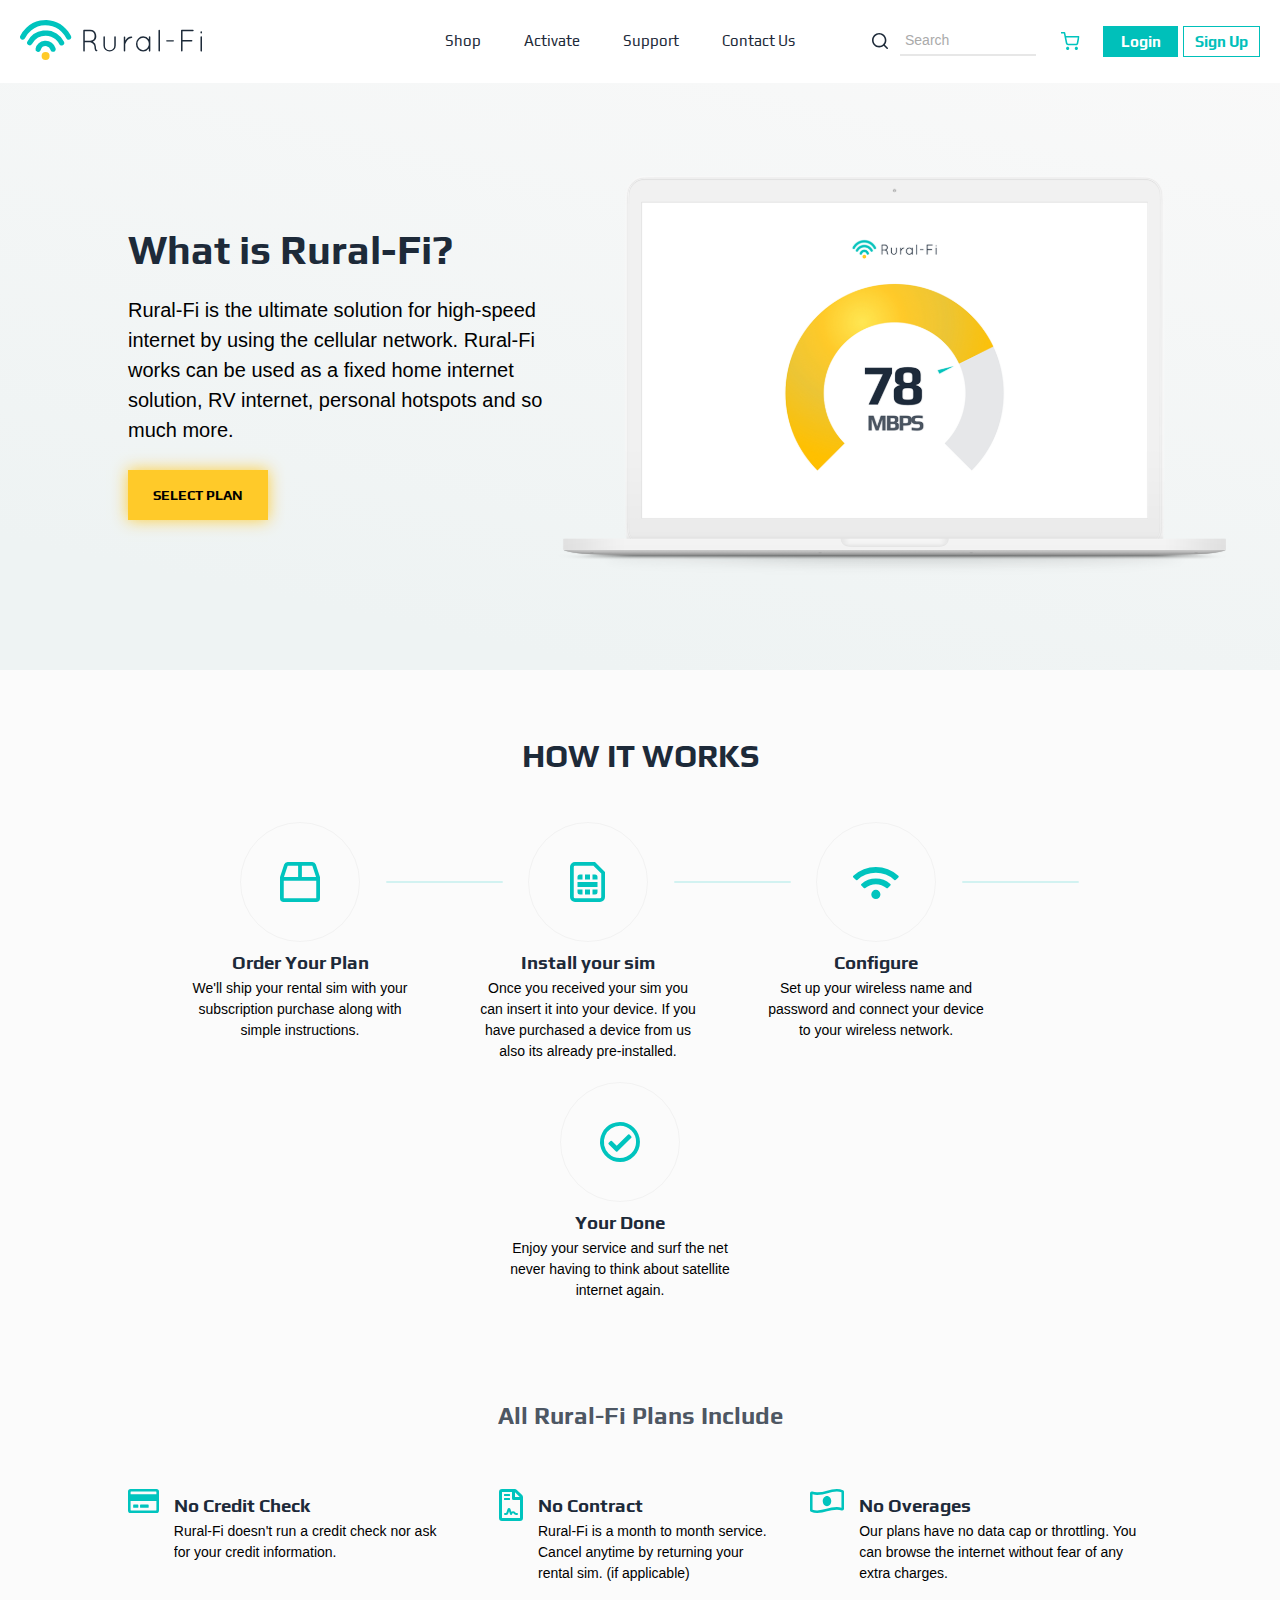
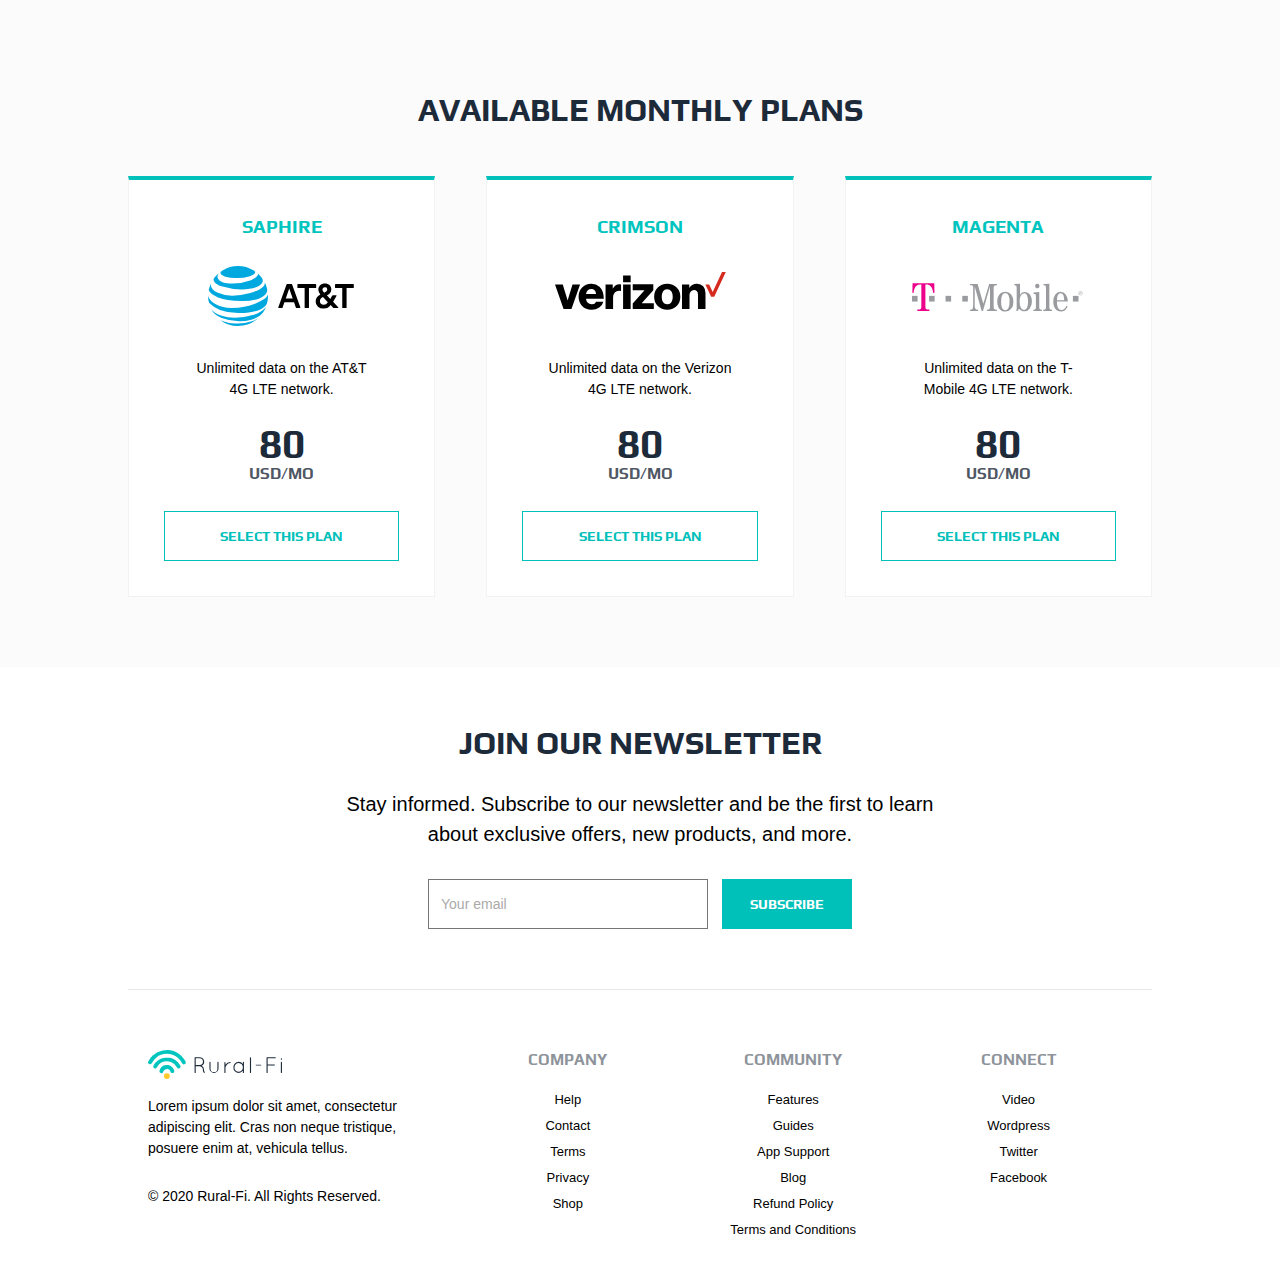
<file: index.html>
<!DOCTYPE html>
<html>

<head>
    <link rel="stylesheet" type="text/css" href="style.css">
    <link href="https://fonts.googleapis.com/css2?family=Play&display=swap" rel="stylesheet">
    <link href="https://fonts.googleapis.com/css2?family=Play:wght@400;700&display=swap" rel="stylesheet">
    <script src="https://ajax.googleapis.com/ajax/libs/jquery/3.5.1/jquery.min.js"></script>
</head>

<body>
    <div id="nav-placeholder"></div>
    <script>
        $.get("navigation.html", function(data){
            $("#nav-placeholder").replaceWith(data);
        });
    </script>
    

    <div class="section1">
        <div class="section1 text">
            <h1 style="font-size: 250%;">
                What is Rural-Fi?
            </h1>
            <p >
                Rural-Fi is the ultimate solution for high-speed internet by using the cellular network. 
                Rural-Fi works can be used as a fixed home internet solution, RV internet, personal hotspots 
                and so much more.
            </p>
            <button class="btn select"><a href="#">SELECT PLAN</a></button>
        </div>
    </div>

    <div class="section2">
        <h1>HOW IT WORKS</h1>
        <div class="list-style" style="position: relative;width: 100%;">
            <ul>
                <li>
                    <div class="section2 order">
                        <img class="face" src="img/circle-1.svg" alt="package image">
                        <h3>Order Your Plan</h3>
                        <p>We'll ship your rental sim with your subscription purchase along with simple instructions.</p>
                    </div>
                </li>
                <li>
                    <div class="section2 install">
                        <img class="face" src="img/sim-card.svg" alt="package image">
                        <h3>Install your sim</h3>
                        <p>Once you received your sim you can insert it into your device. If you have purchased a device from us also its already pre-installed.</p>
                    </div>
                </li>
                <li>
                    <div class="section2 install">
                        <img class="face" src="img/wifi.svg" alt="package image">
                        <h3>Configure</h3>
                        <p>Set up your wireless name and password and connect your device to your wireless network.</p>
                    </div>
                </li>
                <li>
                    <div class="section2 install">
                        <img class="face" src="img/check-circle.svg" alt="package image">
                        <h3>Your Done</h3>
                        <p>Enjoy your service and surf the net never having to think about satellite internet again.</p>
                    </div>
                </li>
            </ul>
        </div>
        <div class="section2 container-2">
            <h2>All Rural-Fi Plans Include</h2>
            <div class="plans">
                <div class="plans sections">
                    <img src="img/credit-card.svg" alt="credit card">
                    <div class="text-2">
                        <h3>No Credit Check</h3>
                        <p>Rural-Fi doesn't run a credit check nor ask for your credit information.</p>
                    </div>
                </div>
                <div class="plans sections-middle">
                    <img src="img/file-contract.svg" alt="package image">
                    <div class="text-2">
                        <h3>No Contract</h3>
                        <p>Rural-Fi is a month to month service. Cancel anytime by returning your rental sim. (if applicable)</p>
                    </div>
                </div>
                <div class="plans sections">
                    <img src="img/money-bill.svg" alt="package image">
                    <div class="text-2">
                        <h3>No Overages</h3>
                        <p>Our plans have no data cap or throttling. You can browse the internet without fear of any extra charges.</p>
                    </div>
                </div>
            </div>
            
        </div>
    </div>

    <div class="section3">
        <h1>AVAILABLE MONTHLY PLANS</h1>
        <div class="select">
            <div class="select plan1" style="float: left;">
                <h3>SAPHIRE</h3>
                <img src="img/ATT.svg" alt="package image">
                <p style="padding: 10% 10%;">Unlimited data on the AT&T 4G LTE network.</p>
                <h1>80</h1>
                <h4 style="padding-bottom: 12%;">USD/MO</h4>
                <button class="btn"><a href="#">SELECT THIS PLAN</a></button>
            </div>
            <div class="select plan3">
                <h3>MAGENTA</h3>
                <img src="img/tmobile.svg" alt="package image">
                <p style="padding: 10% 10%;">Unlimited data on the T-Mobile 4G LTE network.</p>
                <h1>80</h1>
                <h4>USD/MO</h4>
                <button class="btn"><a href="#">SELECT THIS PLAN</a></button>
            </div>
            <div class="select plan2">
                <h3>CRIMSON</h3>
                <img src="img/verizon.svg" alt="package image">
                <p style="padding: 10% 10%;">Unlimited data on the Verizon 4G LTE network.</p>
                <h1>80</h1>
                <h4>USD/MO</h4>
                <button class="btn"><a href="#">SELECT THIS PLAN</a></button>
            </div>
            
        </div>
    </div>

    <div class="section4">
        <h1>JOIN OUR NEWSLETTER</h1>
        <p>Stay informed. Subscribe to our newsletter and be the first to learn about exclusive offers, 
            new products, and more.
        </p>
        <div class="section4 searchbar">
            <input type="text" class="search" placeholder="Your email">
            <button type="submit" class="btn newsletter"><a href="#">SUBSCRIBE</a></button>
        </div>
    </div>

    <div id="footer">
        <div class="footer-main">
            <div class="footer-container-1">
                <img class="logo" src="img/Rural-Fi-Logo.svg" alt="Rural-Fi Logo">
                <p style="padding: 5% 0px;">Lorem ipsum dolor sit amet, consectetur adipiscing elit. Cras non neque tristique, posuere enim at, vehicula tellus.</p>
                <p>© 2020 Rural-Fi. All Rights Reserved.</p>
            </div>

            <div class="footer-container-2">
                <div style="float: left;width: 33.3%;text-align: center;">
                    <h4 style="padding-bottom: 8%;">COMPANY</h4>
                    <a href="#">Help</a><br>
                    <a href="#">Contact</a><br>
                    <a href="#">Terms</a><br>
                    <a href="#">Privacy</a><br>
                    <a href="#">Shop</a>
                </div>
                <div style="float: left;width: 33.3%;">
                    <h4 style="padding-bottom: 8%;">COMMUNITY</h4>
                    <a href="#">Features</a><br>
                    <a href="#">Guides</a><br>
                    <a href="#">App Support</a><br>
                    <a href="#">Blog</a><br>
                    <a href="#">Refund Policy</a><br>
                    <a href="#">Terms and Conditions</a>
                </div>
                <div style="float: left;width: 33.3%;">
                    <h4 style="padding-bottom: 8%;">CONNECT</h4>
                    <a href="#">Video</a><br>
                    <a href="#">Wordpress</a><br>
                    <a href="#">Twitter</a><br>
                    <a href="#">Facebook</a>
                </div>
            </div>
        </div>
    </div>
</body>
</html>
</file>
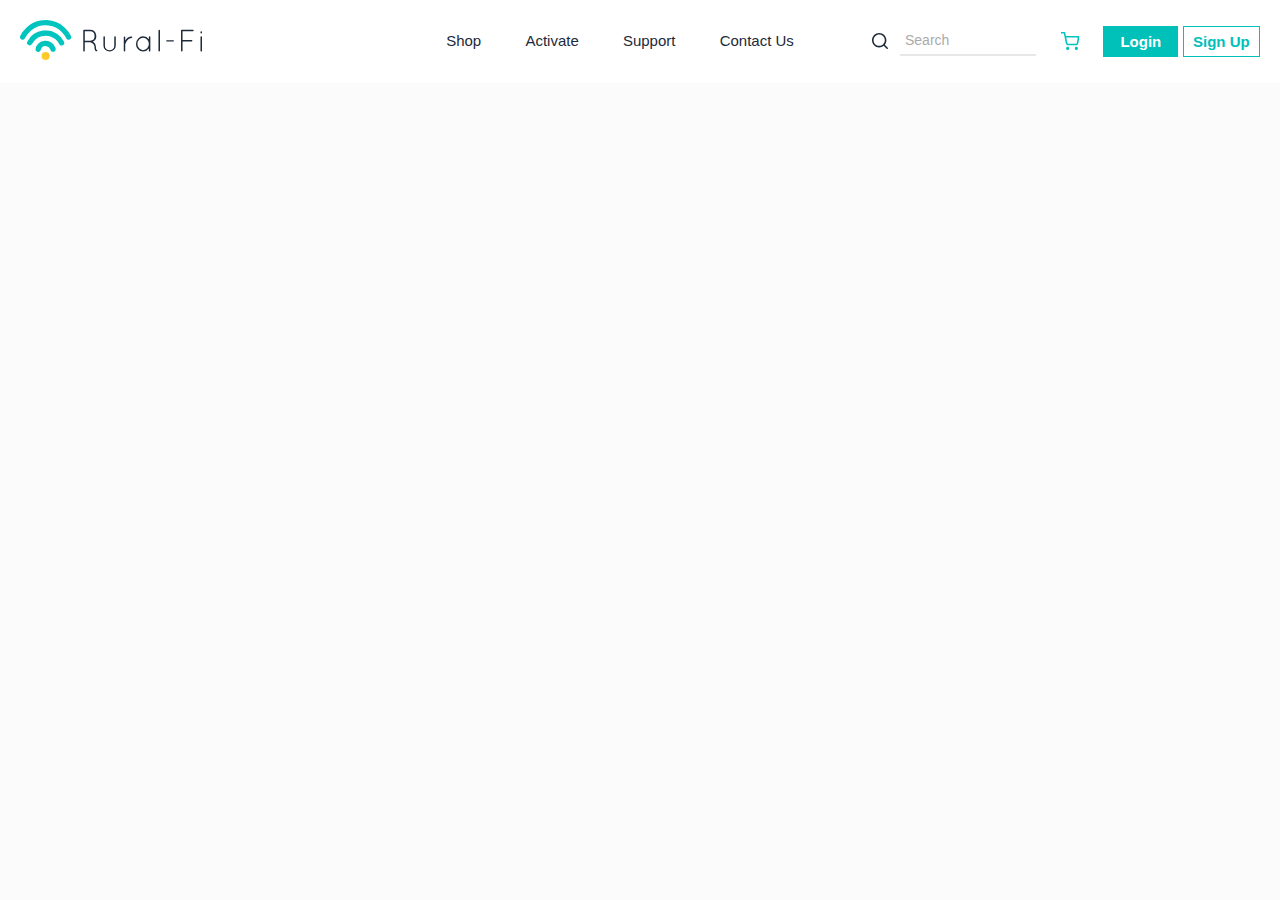
<file: navigation.html>
<!DOCTYPE html>
<html>

<head>
    <link rel="stylesheet" type="text/css" href="style.css"> <!--not needed-->
</head>

<body>
    <div  class="menu">
        <div class="menu-left">
            <a href="index.html"><img class="logo" src="img/Rural-Fi-Logo.svg" alt="Rural-Fi Logo"></a>
        </div>
        <div class="menu-centered">
            <a href="#shop">Shop</a>
            <a href="#activate">Activate</a>
            <a href="#support">Support</a>
            <a href="#contact">Contact Us</a>
        </div>
        <div class="menu-right">
            <div class="right-container-1">
                <button type="submit" class="search-btn">
                    <img class="search-img" src="img/search.svg" alt="search-icon">
                </button>
                <input type="text" class="searchbar" placeholder="Search">
            </div>
            <div class="right-container-2">
                <div class="cart-container"><a href="#cart"><img class="cart" src="img/cart.svg" alt="cart"></a></div>
                <div class="right-buttons">
                    <a class="login" href="#login" style="color: white;">Login</a>
                    <a class="signup" href="#signup" style="color: #00C0BA;">Sign Up</a>
                </div>
                
            </div>
        </div>
    </div>
</body>
</html>
</file>
<file: style.css>
*{
    border-width: 0;
    margin: 0;
    padding: 0;
}

body {
    background-color: #FBFBFB;
}

h1 {
    text-align: center;
    font-family: "Play", sans-serif;
    font-weight: bold;
    padding: 50px 0px;
    color: #1D2A39;
    line-height: 1;
}

h2 {
    text-align: center;
    font-family: "Play", sans-serif;
    font-weight: bold;
    padding: 60px 0px;
    color: rgba(29, 42, 57, 0.8);
}

h3 {
    font-family: "Play", sans-serif;
    font-weight: bold;
    color: #1D2A39;
    text-align: left;
}

h4 {
    font-family: "Play", sans-serif;
    font-weight: bold;
    color: rgba(29, 42, 57, 0.8);
    text-align: center;
    padding-bottom: 12%;
}

p {
    font-family: "DINPro", Helvetica, Arial, sans-serif;
    font-size: 14px;
    color: black;
    line-height: 1.5;
}

.menu{
    width: 100%;
    display: flex;
    align-items: center;
    box-sizing: border-box;
    font-family: "Play", sans-serif;
    font-size: 15px;
    background-color: white;
    padding: 20px;
    position: fixed;
    top: 0px;
    z-index: +1;
}

.menu-left{
    width: 30%;
    float: left;
    min-width: 183px;
}

.menu-centered{
    width: 40%;
    float: left;
    text-align: center;
}

.menu-centered a{
    padding: 5px 20px;
}

.menu-centered{
    line-height: 1.6;
}

.menu-right{
    width: 30%;
    float: right;
    min-width:400px
}

.search-btn{
    padding: 0px 20px;
    width: 13%;
    height: 27px;
    position: relative;
    float: left;
    background-color: rgba(255, 255, 255, 0);
}

.menu .searchbar{
    font-size: 14px;
    border:0; 
    border-bottom: 2px solid #E7E7E7; 
    height: 30px;
    box-sizing: border-box; 
    float: left;
    min-width: 77px;
    padding: 5px;
    width: 77%;
}

.search-img{
    position: absolute;
    top: 55%; 
    left:50%;
    transform: translate(-50%, -50%);
}

.cart{
    height: 18px;
    position: absolute;
    top: 50%; 
    left:50%;
    transform: translate(-50%, -50%);
}

.menu svg{
    position: absolute;
    top: 50%;
    transform: translate(-50%, -50%);
}

.login{
    background-color: #00C0BA;
    font-weight: bold;
    color: white;
    padding: 7px 0px;
    width:48%;
    text-align: center;
    float: left;
    min-width: 55px;
}

.signup{
    background-color: white;
    color: #00C0BA;
    font-weight: bold;
    border: 1px solid #00C0BA;
    float: right;
    padding: 6px 0px;
    text-align: center;
    width: 48%;
    min-width: 55px;
}

.right-container-1{
    width: 44%;
    float: left;
    min-height: 30px;
}

.right-container-2{
    width: 56%;
    float: right;
}

.cart-container {
    float: left;
    height: 30px;
    position: relative;
    padding: 0;
    width: 30%;
    min-width: 28px;
}

.menu .right-buttons{
    float: right;
    width: 70%;
}

.menu a {
    color: #1D2A39;
    text-align: center;
    text-decoration: none;
}
    
.menu a:link, .menu a:visited {
    text-decoration: none;
    color: #1D2A39;
}
    
@media screen and (max-width: 1000px) {
    .menu{
        padding: 10px;
        padding-bottom: 50px;
    }

    .menu-right{
        float: left;
        position: absolute;
        top: 50%;
        width: 92.5%;
        padding: 10px;
    }
    .menu-centered{
        position: relative;
        left: 0%;
        width: 100%;
        padding-left: 10px;
        /*
        position: absolute;
        float: right;
        left: 190px;
        width: 60%;
        padding-left: 10px;
        */
    }

    .select .btn {
        line-height: 1.5;
    }
}



.btn {
    font-family: "Play", sans-serif;
    font-style: normal;
    font-size: 14px;
    line-height: 0;
    cursor: pointer;
    display: inline-block;
    padding: 0px 20px;
}

a:link, a:visited {
    text-decoration: none;
    color: black;
}


::placeholder { /* Chrome, Firefox, Opera, Safari 10.1+ */
    color: rgb(170, 170, 170);
    opacity: 1;
    font-family: 'DINPro', Arial, Helvetica, sans-serif;
}
  
:-ms-input-placeholder { /* Internet Explorer 10-11 */
    color: rgb(170, 170, 170);
    font-family: 'DINPro', Arial, Helvetica, sans-serif;
}
  
::-ms-input-placeholder { /* Microsoft Edge */
    color: rgb(170, 170, 170);
    font-family: 'DINPro', Arial, Helvetica, sans-serif;
}


.btn.login {
    border: none;
    background-color: #00C0BA;
    padding: 15px 15px;
    cursor: pointer;
    display: inline-block;
    font-weight: bold;
}
.btn.login a:link {
    color: white;
}
.btn.login a:visited {
    color: white;
}

.btn.signup {
    border: 1px solid #00C0BA;
    background-color: white;
    padding: 14px 14px;
    cursor: pointer;
    display: inline-block;
    font-weight: bold;
    color: #00C0BA;
}
.btn.signup a:link {
    color: #00C0BA;
}
.btn.signup a:visited {
    color: #00C0BA;
}

.section1 {
    background-image: url("img/rural-fi-illustration.svg");
    background-repeat:no-repeat;
    background-position: center;
    margin-top: 80px;
    
}

.section1.text {
    width: 450px;
    /*padding: 170px 140px;*/
    padding: 150px 10%;
    background-image: none;
}

.section1 h1 {
    padding: 0;
    text-align: left;
}

.section1 p {
    margin-top: 25px;
    font-family: "DINPro", sans-serif;
    font-size: 20px;
    line-height: 1.5;
}

.section1 .btn.select {
    margin-top: 25px;
    border: none;
    background-color: #FFCA29;
    padding: 25px 25px;
    cursor: pointer;
    display: inline-block;
    font-weight: bold;
    color: black;
    box-shadow: 0 0 15px rgba(255, 202, 41, 0.9);
}
.btn.select a:link {
    color: black;
}
.btn.select a:visited {
    color: black;
}

ul {
    padding-inline-start: 0px;
}

.section2 {
    padding: 20px 10%;
    padding-bottom: 60px;
}

.section2 .list-style {
    text-align: center;
    position: relative;
    width: 100%;
}

.section2 .list-style h3 {
    text-align: center;
}

.section2 h3 {
    padding: 5px 0px;
}

.section2 .text-1 {
    display:list-item;
}

.section2 ul li {
    list-style-type: none;
    display: inline;
    color: black;
}

.section2 li:not(:first-child):before {
    display: inline-block;
    border-bottom: 30px;
    padding: 60px 70px;
    content: "  ";
    background-image: url("img/divider.svg");
    background-repeat:no-repeat;
    background-position: center;
    margin-left: -40px;
}

.section2.order {
    text-align: center;
    max-width: 220px;
    display: inline-block;
    height: 260px;
    vertical-align:top;
    margin-left: 0;
    padding: 0;
}

.section2.install {
    text-align: center;
    max-width: 220px;
    display: inline-block;
    height: 260px;
    vertical-align:top;
    margin-left: -40px;
    padding: 0;
}

.section2.container-2 {
    width: 100%;
    text-align: center;
    display: inline-block;
    box-sizing: border-box;
    /*padding: 80px 10%;
    padding-top: 0;*/
    padding: 0;
    position: relative;
    min-width: 680px;
}

.plans {
    width: 100%;
    height: auto;
    margin: 0 auto;
    padding: 0;
    position: relative;
}

.plans.sections, .plans.sections-middle {
    width: 100%;
    margin: 0 auto;
    padding: 0;
}

.plans.sections-middle{
    padding: 0px 30px;
}

.plans div {
    float: left;
    max-width: 33.3%;
    padding: 0px 40px;
    box-sizing: border-box;
}

.plans p {
    text-align: left;
    white-space: normal;
}

.plans img {
    position: relative;
    float: left;
    margin-right: 15px;
}

.section2 .text-2 {
    overflow: hidden;
    max-width: 280px;
    float: none;
    padding: 0;
    border: 0;
}

.section3 {
    padding: 0px 10%;
    margin-bottom: 70px;
    min-width: 680px;
}
.section3 .select {
    width: 100%;
    padding: 0;
    box-sizing: border-box;
    position: relative;
}

.section3 .select div {
    min-width: 170px;
    text-align: center;
    border: 1px solid #F2F2F2;
    border-top: 4px solid #00C0BA;
    background-color: white;
}

.section3 h3 {
    text-align: center;
    color: #00C4BE;
    padding-bottom: 10%;
}

.section3 .select h1 {
    padding: 0;
    font-size: 250%;
}

.section3 .select.plan1 {
    width: 30%;
    padding: 35px 35px;
}

.section3 .select.plan2 {
    width: 30%;
    margin: 0 auto;
    position: relative;
    padding: 35px 35px;
}

.section3 .select.plan3 {
    width: 30%;
    float: right;
    padding: 35px 35px;
}

.select a:link {
    color: #00C0BA;
}
.select a:visited {
    color: #00C0BA;
}

.section3 .select .btn {
    border: 1px solid #00C0BA;
    background-color: white;
    width: 100%;
    height: 50px;
    cursor: pointer;
    display: inline-block;
    font-weight: bold;
    color: #00C0BA;
}

.section4 {
    text-align: center;
    background-color: white;
    padding-bottom: 60px;
}

.section4 h1 {
    padding: 60px 10%;
    padding-bottom: 30px;
}

.section4 p {
    font-size: 20px;
    line-height: 1.5;
    padding: 0px 25%;
    padding-bottom: 30px;
}

.section4.searchbar {
    padding: 0;
}

.section4.searchbar .search{
    font-size: 14px;
    padding: 12px;
    height: 50px;
    width: 280px;
    border-style: solid;
    border-width: thin;
    color: #F2F2F2;
    box-sizing: border-box;
}

.section4 button {
    border: none;
    margin-left: 10px;
    background-color: #00C0BA;
    width: 100%;
    height: 50px;
    max-width: 130px;
    cursor: pointer;
    display: inline-block;
    font-family: "Play", sans-serif;
    font-weight: bold;
}
.section4 button a:link {
    color: white;
}
.section4 button a:visited {
    color: white;
}

#footer {
    width: 100%;
    background-color: white;
    display: flex;
    justify-content: center;
    align-items: center; 
    min-width: 580px;
}

#footer h4{
    color: rgba(29, 42, 57, 0.52);
    padding-bottom: 8px;
}

#footer a {
    font-family: "DINPro", sans-serif;
    font-size: small;
    line-height: 2;
}

#footer .logo{
    width: 50%;
    min-width: 90px;
}

.footer-main {
    width: 80%;
    height: 200px;
    min-width: 400px;
    vertical-align:top;
    border-top: 1px solid #E7E7E7;
    padding: 40px 0px;
}

.footer-container-1{
    width: 30%;
    float: left;
    height: 180px;
    box-sizing: border-box;
    padding: 20px;
    position: relative;
}

.footer-container-1 p{
    padding-top: 5%;
}

.footer-container-2{
    width: 70%;
    float: left;
    height: 80px;
    box-sizing: border-box;
    padding: 20px;
    text-align: center;
}

.footer-container-2 div {
    float: left;
    width: 33.3%;
}
</file>
